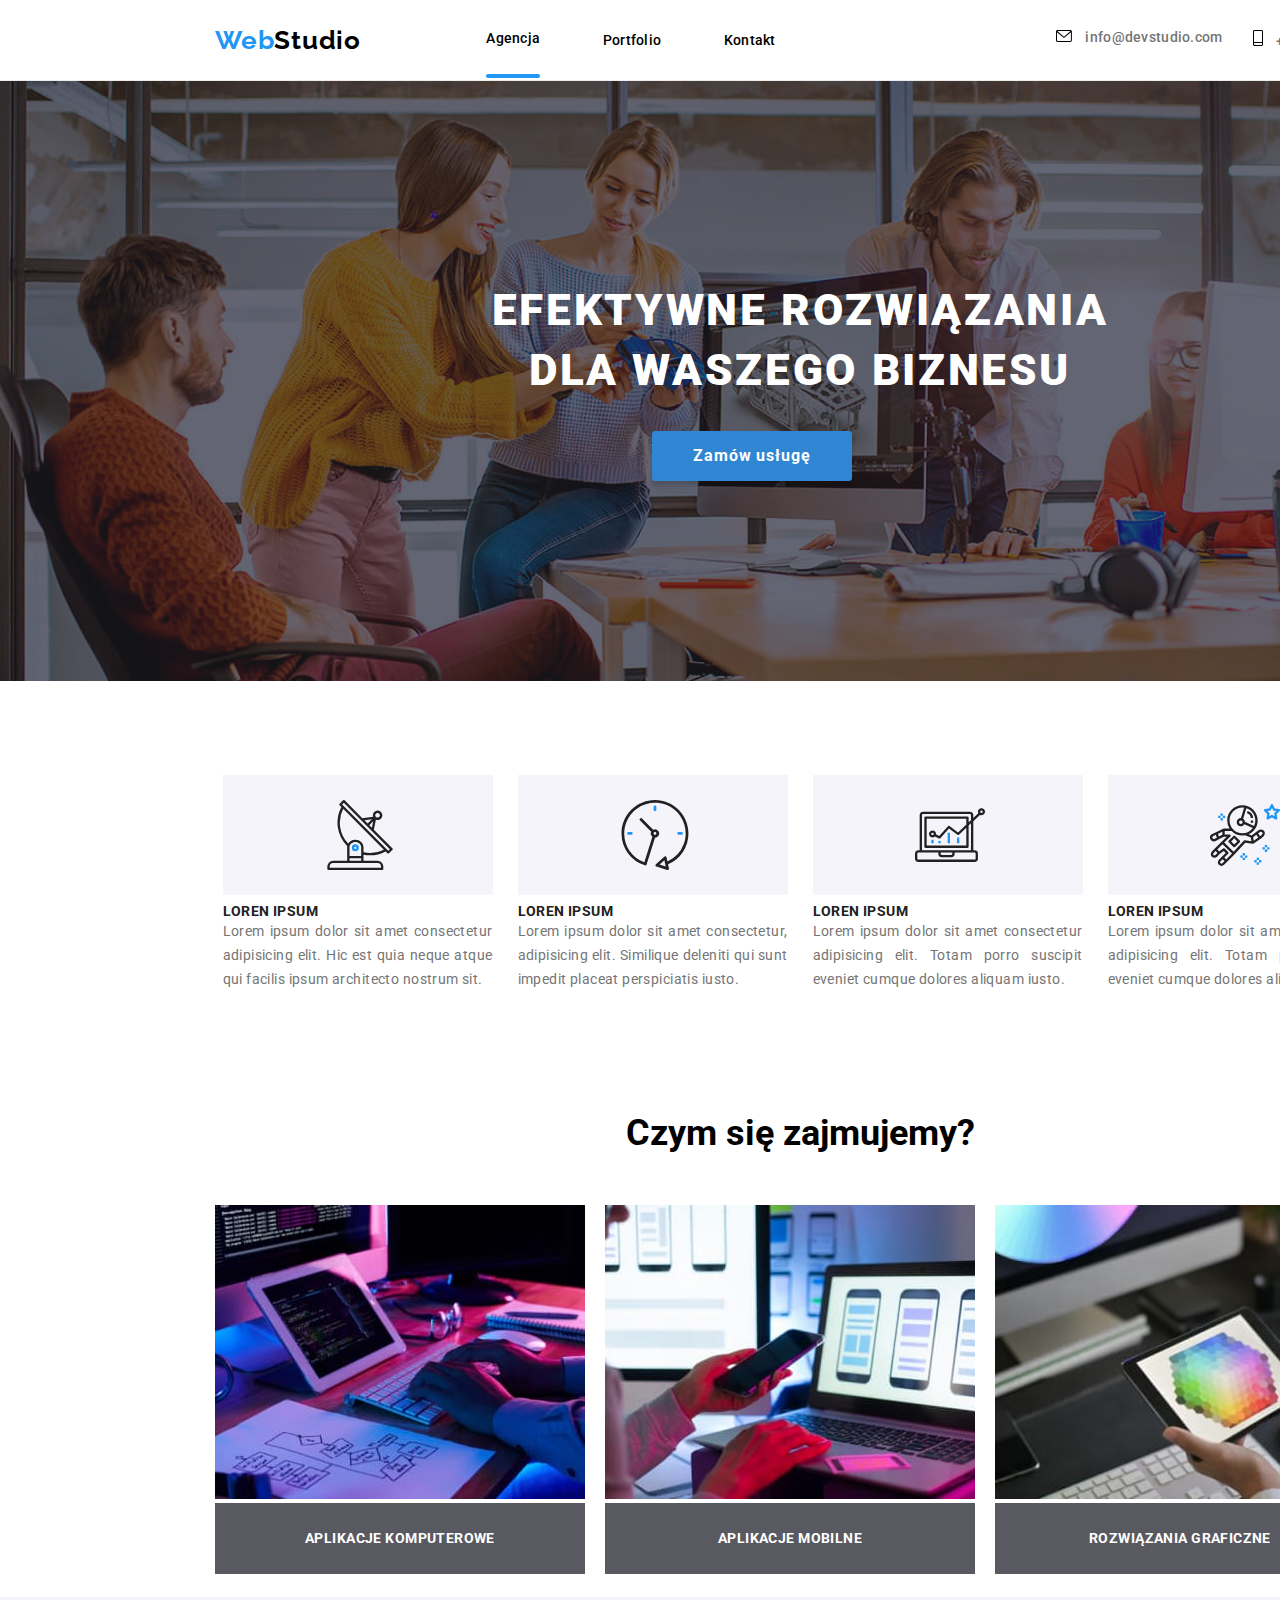
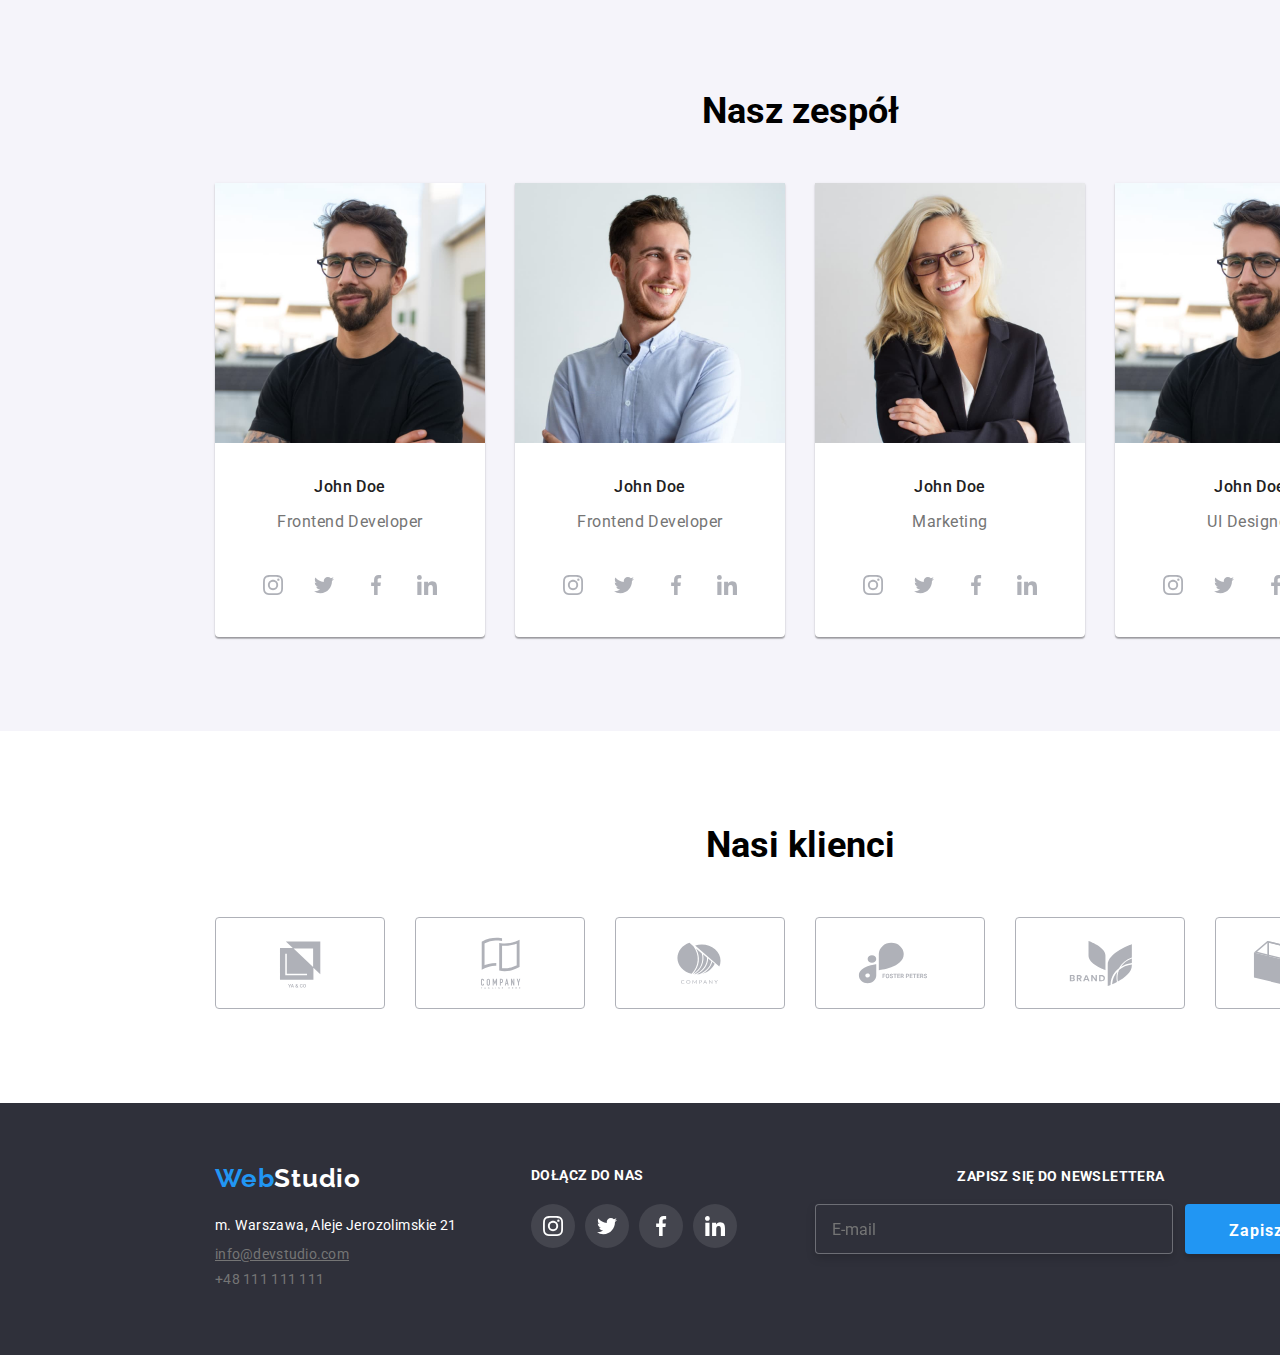
<file: index.html>
<!DOCTYPE html>
<html lang="en">
<head>
        <meta charset="utf-8" />
        <meta http-equiv="x-ua-compatible" content="ie=edge" />
        <meta name="viewport" content="width=device-width, initial-scale=1.0" />

        <link
            rel="stylesheet"
            href="https://cdnjs.cloudflare.com/ajax/libs/modern-normalize/1.0.0/modern-normalize.min.css"
        />
        <link rel="preconnect" href="https://fonts.googleapis.com" />
        <link rel="preconnect" href="https://fonts.gstatic.com" crossorigin />
        <link
            href="https://fonts.googleapis.com/css2?family=Raleway:wght@700&family=Roboto:wght@400;500;700;900&display=swap"
            rel="stylesheet"
        />

        <link
            rel="stylesheet"
            href="https://cdnjs.cloudflare.com/ajax/libs/modern-normalize/1.1.0/modern-normalize.css"
            integrity="sha512-Y0MM+V6ymRKN2zStTqzQ227DWhhp4Mzdo6gnlRnuaNCbc+YN/ZH0sBCLTM4M0oSy9c9VKiCvd4Jk44aCLrNS5Q=="
            crossorigin="anonymous"
            referrerpolicy="no-referrer"
        />

        <title>Studio</title>
        <link rel="stylesheet" href="css/styles.css" />
        <script src="./js/modal.js"></script>
</head>
<body>
        <header>
            <div class="container item-header">
                <nav class="navigation">
                    <a class="logo" href="./index.html">
                        <span class="web">Web</span>Studio
                    </a>

                    <ul class="list item-list">
                        <li class="header_nav">
                            <a href="./index.html" class="portfolio nav-agency"
                                >Agencja</a
                            >
                        </li>
                        <li class="header_nav">
                            <a href="./portfolio.html" class="portfolio"
                                >Portfolio</a
                            >
                        </li>
                        <li class="header_nav">
                            <a href="kontakt.html" class="portfolio">Kontakt</a>
                        </li>
                    </ul>
                </nav>
                <ul class="contact-nav">
                    <li class="header_nav">
                        <div class="box-img">
                            <a
                                href="emailto:info@example.com"
                                class="link-address"
                            >
                                <svg class="icon" width="16" height="12">
                                    <use
                                        href="./images/icons.svg#envelope"
                                    ></use>
                                </svg>

                                info@devstudio.com
                            </a>
                        </div>
                    </li>
                    <li class="header_nav">
                        <div class="box-img">
                            <a href="tel:+48111111111" class="link-address">
                                <svg class="icon" width="10" height="16">
                                    <use href="./images/icons.svg#vector"></use>
                                </svg>

                                +48 111 111 111
                            </a>
                        </div>
                    </li>
                </ul>
            </div>
        </header>
        <main>
            <section class="item-head-main section">
                <div class="container">
                    <h3 class="title">
                        EFEKTYWNE ROZWIĄZANIA DLA WASZEGO BIZNESU
                    </h3>
                    <button type="button" class="box-frist" data-modal-open>
                        Zamów usługę
                    </button>
                </div>
            </section>

            <section class="section">
                <div class="container">
                    <ul class="lorem">
                        <li class="lorem-list">
                            <svg class="icon-lorem" width="70" height="70">
                                <use href="./images/icons.svg#antenna"></use>
                            </svg>
                            <h3 class="header-text">Loren Ipsum</h3>
                            <p class="text">
                                Lorem ipsum dolor sit amet consectetur
                                adipisicing elit. Hic est quia neque atque qui
                                facilis ipsum architecto nostrum sit.
                            </p>
                        </li>
                        <li class="lorem-list">
                            <svg class="icon-lorem" width="70" height="70">
                                <use href="./images/icons.svg#clock"></use>
                            </svg>
                            <h3 class="header-text">Loren Ipsum</h3>
                            <p class="text">
                                Lorem ipsum dolor sit amet consectetur,
                                adipisicing elit. Similique deleniti qui sunt
                                impedit placeat perspiciatis iusto.
                            </p>
                        </li>
                        <li class="lorem-list">
                            <svg class="icon-lorem" width="70" height="70">
                                <use href="./images/icons.svg#diagram"></use>
                            </svg>
                            <h3 class="header-text">Loren Ipsum</h3>
                            <p class="text">
                                Lorem ipsum dolor sit amet consectetur
                                adipisicing elit. Totam porro suscipit eveniet
                                cumque dolores aliquam iusto.
                            </p>
                        </li>
                        <li class="lorem-list">
                            <svg class="icon-lorem" width="70" height="70">
                                <use href="./images/icons.svg#astronaut"></use>
                            </svg>
                            <h3 class="header-text">Loren Ipsum</h3>
                            <p class="text">
                                Lorem ipsum dolor sit amet consectetur
                                adipisicing elit. Totam porro suscipit eveniet
                                cumque dolores aliquam iusto.
                            </p>
                        </li>
                    </ul>
                </div>
            </section>

            <section class="section">
                <div class="container">
                    <h2 class="list-header">Czym się zajmujemy?</h2>
                    <ul class="img">
                        <li class="box-label">
                            <img
                                src="images/box1.jpg"
                                alt="computer"
                                width="370"
                                height="294"
                            />
                            <p class="label">Aplikacje komputerowe</p>
                        </li>
                        <li class="box-label">
                            <img
                                src="images/box2.jpg"
                                alt="phone"
                                width="370"
                                height="294"
                            />
                            <p class="label">Aplikacje mobilne</p>
                        </li>
                        <li class="box-label">
                            <img
                                src="images/box3.jpg"
                                alt="tablet"
                                width="370"
                                height="294"
                            />
                            <p class="label">Rozwiązania graficzne</p>
                        </li>
                    </ul>
                </div>
            </section>

            <section class="team section">
                <div class="container">
                    <h2 class="list-header">Nasz zespół</h2>

                    <ul class="he-she">
                        <li class="our">
                            <figure>
                                <img
                                    src="images/imgA.jpg"
                                    width="270"
                                    height="260"
                                    alt="team_card2"
                                />
                                <figcaption>
                                    <h4 class="person">John Doe</h4>
                                    <p class="title-person">
                                        Frontend Developer
                                    </p>
                                    <ul class="list social">
                                        <li>
                                            <a href="" class="icon-social">
                                                <svg
                                                    width="20"
                                                    height="20"
                                                    class="social-svg"
                                                >
                                                    <use
                                                        href="images/icons.svg#insta"
                                                    ></use>
                                                </svg>
                                            </a>
                                        </li>
                                        <li>
                                            <a href="" class="icon-social">
                                                <svg
                                                    width="20"
                                                    height="20"
                                                    class="social-svg"
                                                >
                                                    <use
                                                        href="images/icons.svg#tw"
                                                    ></use>
                                                </svg>
                                            </a>
                                        </li>
                                        <li>
                                            <a href="" class="icon-social">
                                                <svg
                                                    width="20"
                                                    height="20"
                                                    class="social-svg"
                                                >
                                                    <use
                                                        href="images/icons.svg#face"
                                                    ></use>
                                                </svg>
                                            </a>
                                        </li>
                                        <li>
                                            <a href="#" class="icon-social">
                                                <svg
                                                    width="20"
                                                    height="20"
                                                    class="social-svg"
                                                >
                                                    <use
                                                        href="images/icons.svg#in"
                                                    ></use>
                                                </svg>
                                            </a>
                                        </li>
                                    </ul>
                                </figcaption>
                            </figure>
                        </li>
                        <li class="our">
                            <figure>
                                <img
                                    src="images/img-1.jpg"
                                    width="270"
                                    height="260"
                                    alt="team_card2"
                                />
                                <figcaption>
                                    <h4 class="person">John Doe</h4>
                                    <p class="title-person">
                                        Frontend Developer
                                    </p>
                                    <ul class="list social">
                                        <li>
                                            <a href="" class="icon-social">
                                                <svg
                                                    width="20"
                                                    height="20"
                                                    class="social-svg"
                                                >
                                                    <use
                                                        href="images/icons.svg#insta"
                                                    ></use>
                                                </svg>
                                            </a>
                                        </li>
                                        <li>
                                            <a href="" class="icon-social">
                                                <svg
                                                    width="20"
                                                    height="20"
                                                    class="social-svg"
                                                >
                                                    <use
                                                        href="images/icons.svg#tw"
                                                    ></use>
                                                </svg>
                                            </a>
                                        </li>
                                        <li>
                                            <a href="" class="icon-social">
                                                <svg
                                                    width="20"
                                                    height="20"
                                                    class="social-svg"
                                                >
                                                    <use
                                                        href="images/icons.svg#face"
                                                    ></use>
                                                </svg>
                                            </a>
                                        </li>
                                        <li>
                                            <a href="#" class="icon-social">
                                                <svg
                                                    width="20"
                                                    height="20"
                                                    class="social-svg"
                                                >
                                                    <use
                                                        href="images/icons.svg#in"
                                                    ></use>
                                                </svg>
                                            </a>
                                        </li>
                                    </ul>
                                </figcaption>
                            </figure>
                        </li>
                        <li class="our">
                            <figure>
                                <img
                                    src="images/img-2.jpg"
                                    width="270"
                                    height="260"
                                    alt="team_card3"
                                />
                                <figcaption>
                                    <h4 class="person">John Doe</h4>
                                    <p class="title-person">Marketing</p>
                                    <ul class="list social">
                                        <li>
                                            <a href="" class="icon-social">
                                                <svg
                                                    width="20"
                                                    height="20"
                                                    class="social-svg"
                                                >
                                                    <use
                                                        href="images/icons.svg#insta"
                                                    ></use>
                                                </svg>
                                            </a>
                                        </li>
                                        <li>
                                            <a href="" class="icon-social">
                                                <svg
                                                    width="20"
                                                    height="20"
                                                    class="social-svg"
                                                >
                                                    <use
                                                        href="images/icons.svg#tw"
                                                    ></use>
                                                </svg>
                                            </a>
                                        </li>
                                        <li>
                                            <a href="" class="icon-social">
                                                <svg
                                                    width="20"
                                                    height="20"
                                                    class="social-svg"
                                                >
                                                    <use
                                                        href="images/icons.svg#face"
                                                    ></use>
                                                </svg>
                                            </a>
                                        </li>
                                        <li>
                                            <a href="#" class="icon-social">
                                                <svg
                                                    width="20"
                                                    height="20"
                                                    class="social-svg"
                                                >
                                                    <use
                                                        href="images/icons.svg#in"
                                                    ></use>
                                                </svg>
                                            </a>
                                        </li>
                                    </ul>
                                </figcaption>
                            </figure>
                        </li>
                        <li class="our">
                            <figure>
                                <img
                                    src="images/imgA.jpg"
                                    width="270"
                                    height="260"
                                    alt="team_card4"
                                />
                                <figcaption>
                                    <h4 class="person">John Doe</h4>
                                    <p class="title-person">UI Designer</p>
                                    <ul class="list social">
                                        <li>
                                            <a href="" class="icon-social">
                                                <svg
                                                    width="20"
                                                    height="20"
                                                    class="social-svg"
                                                >
                                                    <use
                                                        href="images/icons.svg#insta"
                                                    ></use>
                                                </svg>
                                            </a>
                                        </li>
                                        <li>
                                            <a href="" class="icon-social">
                                                <svg
                                                    width="20"
                                                    height="20"
                                                    class="social-svg"
                                                >
                                                    <use
                                                        href="images/icons.svg#tw"
                                                    ></use>
                                                </svg>
                                            </a>
                                        </li>
                                        <li>
                                            <a href="" class="icon-social">
                                                <svg
                                                    width="20"
                                                    height="20"
                                                    class="social-svg"
                                                >
                                                    <use
                                                        href="images/icons.svg#face"
                                                    ></use>
                                                </svg>
                                            </a>
                                        </li>
                                        <li>
                                            <a href="#" class="icon-social">
                                                <svg
                                                    width="20"
                                                    height="20"
                                                    class="social-svg"
                                                >
                                                    <use
                                                        href="images/icons.svg#in"
                                                    ></use>
                                                </svg>
                                            </a>
                                        </li>
                                    </ul>
                                </figcaption>
                            </figure>
                        </li>
                    </ul>
                </div>
            </section>
            <section>
                <div class="container">
                    <h2 class="list-header-top">Nasi klienci</h2>
                    <ul class="our-client">
                        <li>
                            <a class="client-svg" href="">
                                <svg width="106" height="60" class="our-svg">
                                    <use href="images/icons.svg#yoco"></use>
                                </svg>
                            </a>
                        </li>
                        <li>
                            <a class="client-svg" href="">
                                <svg width="106" height="60" class="our-svg">
                                    <use href="images/icons.svg#campany1"></use>
                                </svg>
                            </a>
                        </li>
                        <li>
                            <a class="client-svg" href="">
                                <svg width="106" height="60" class="our-svg">
                                    <use href="images/icons.svg#campany2"></use>
                                </svg>
                            </a>
                        </li>
                        <li>
                            <a class="client-svg" href="">
                                <svg width="106" height="60" class="our-svg">
                                    <use href="images/icons.svg#foster"></use>
                                </svg>
                            </a>
                        </li>
                        <li>
                            <a class="client-svg" href="">
                                <svg width="106" height="60" class="our-svg">
                                    <use href="images/icons.svg#brandt"></use>
                                </svg>
                            </a>
                        </li>
                        <li>
                            <a class="client-svg" href="">
                                <svg width="106" height="60" class="our-svg">
                                    <use href="images/icons.svg#campany6"></use>
                                </svg>
                            </a>
                        </li>
                    </ul>
                </div>
            </section>
        </main>
        <footer class="footer-one">
            <div class="footer container">
                <div>
                    <div class="navigation-footer">
                        <a href="index.html" class="logo logo--footer"
                            ><span class="web">Web</span>Studio</a
                        >
                    </div>
                    <address class="logo-address">
                        <p>m. Warszawa, Aleje Jerozolimskie 21</p>

                        <ul class="contact-footer">
                            <li class="nav_footer">
                                <a
                                    href="mailto:info@example.com"
                                    class="link-address"
                                    title="portfolio"
                                    >info@devstudio.com</a
                                >
                            </li>
                            <li class="nav_footer">
                                <a href="tel:+48111111111" class="link-address"
                                    >+48 111 111 111</a
                                >
                            </li>
                        </ul>
                    </address>
                </div>
                <div class="social-media">
                    <h5 class="footer-second">DOŁĄCZ DO NAS</h5>
                    <ul class="list">
                        <li>
                            <a href="" class="footer-svg">
                                <svg width="20" height="20" class="footer-img">
                                    <use href="images/icons.svg#insta"></use>
                                </svg>
                            </a>
                        </li>
                        <li class="">
                            <a href="" class="footer-svg">
                                <svg width="20" height="20" class="footer-img">
                                    <use href="images/icons.svg#tw"></use>
                                </svg>
                            </a>
                        </li>
                        <li class="">
                            <a href="" class="footer-svg">
                                <svg width="20" height="20" class="footer-img">
                                    <use href="images/icons.svg#face"></use>
                                </svg>
                            </a>
                        </li>
                        <li class="">
                            <a href="" class="footer-svg">
                                <svg width="20" height="20" class="footer-img">
                                    <use href="images/icons.svg#in"></use>
                                </svg>
                            </a>
                        </li>
                    </ul>
                </div>
                <div class="footer-newsletter">
                <h4 class="footer-second">Zapisz się do newslettera</h4>
                <form name="newsletter" autocomplete="on" class="form-newsletter">
                <label>
                <input type="email" name="email" placeholder="E-mail" class="input-newsletter" />
                </label>
                <button type="submit" class="button-newsletter" name="button-news">
                Zapisz się
                <svg width="24" height="24" class="icon-button-newsletter">
                <use href="./images/icons.svg#icon-send"></use>
                </svg>
                </button>
                </form>
                </div>
            </div>
        </footer>
        <div class="backdrop is-hidden" data-modal>
            <div class="backdrop-modal">
                <button class="button-close" type="button" data-modal-close>
                    <svg class="close">
                        <use
                            width="18"
                            height="18"
                            href="images/icons.svg#close"
                        ></use>
                    </svg>
                </button>
               
                <form class="formk" method="POST">
                  <h5 class="modal-header">Zostaw swoje dane w formularzu poniżej</h5>
                  <label class="modal-label">Imię
                  <input type="text" name="user-name" required class="modal-input"/>
                  <svg class="modal-icon" width="12px" height="12px"><use href=./images/icons.svg#icon-person-vector></use></svg></label>
                  <label class="modal-label">Telefon
                  <input type="tel" name="user-tel" required class="modal-input"/>
                  <svg class="modal-icon" width="12px" height="12px"><use href=./images/icons.svg#icon-telephone-vector></use></svg></label>
                 
                 <label class="modal-label">Email
                 <input type="email" name="user-email" required class="modal-input"/>
                 <svg class="modal-icon" width="12px" height="12px"><use href=./images/icons.svg#icon-email-vector></use></svg></label>
                 <label class="modal-label">Komentarz
                 <textarea name="feedback" placeholder="Wprowadź tekst" required class="modal-input modal-feedback no-margin-bottom"></textarea></label>
                 
                 <label class="agreement">
                 <input
                 class="modal-checkbox hidden"
                 type="checkbox"
                 name="agreement"
                 value="agree"
                  />
                <svg width="16" height="15" class="modal-icon-checkbox">
                <!-- <use href="./images/icon-ok.svg#icon-icon-ok"></use> -->
                </svg>
                 <span>Oświadczam, iż akceptuję <a href="#" class="blue-text">Regulamin</a> i <a href="#" class="blue-text">Politykę Prywatności.</a></span></label>
                </label>
                 <button type="submit" class="button-send">Wyślij</button>
                </form>
            </div>
        </div>
        <script src="./js/modal.js"></script>
</body>
</html>
</file>
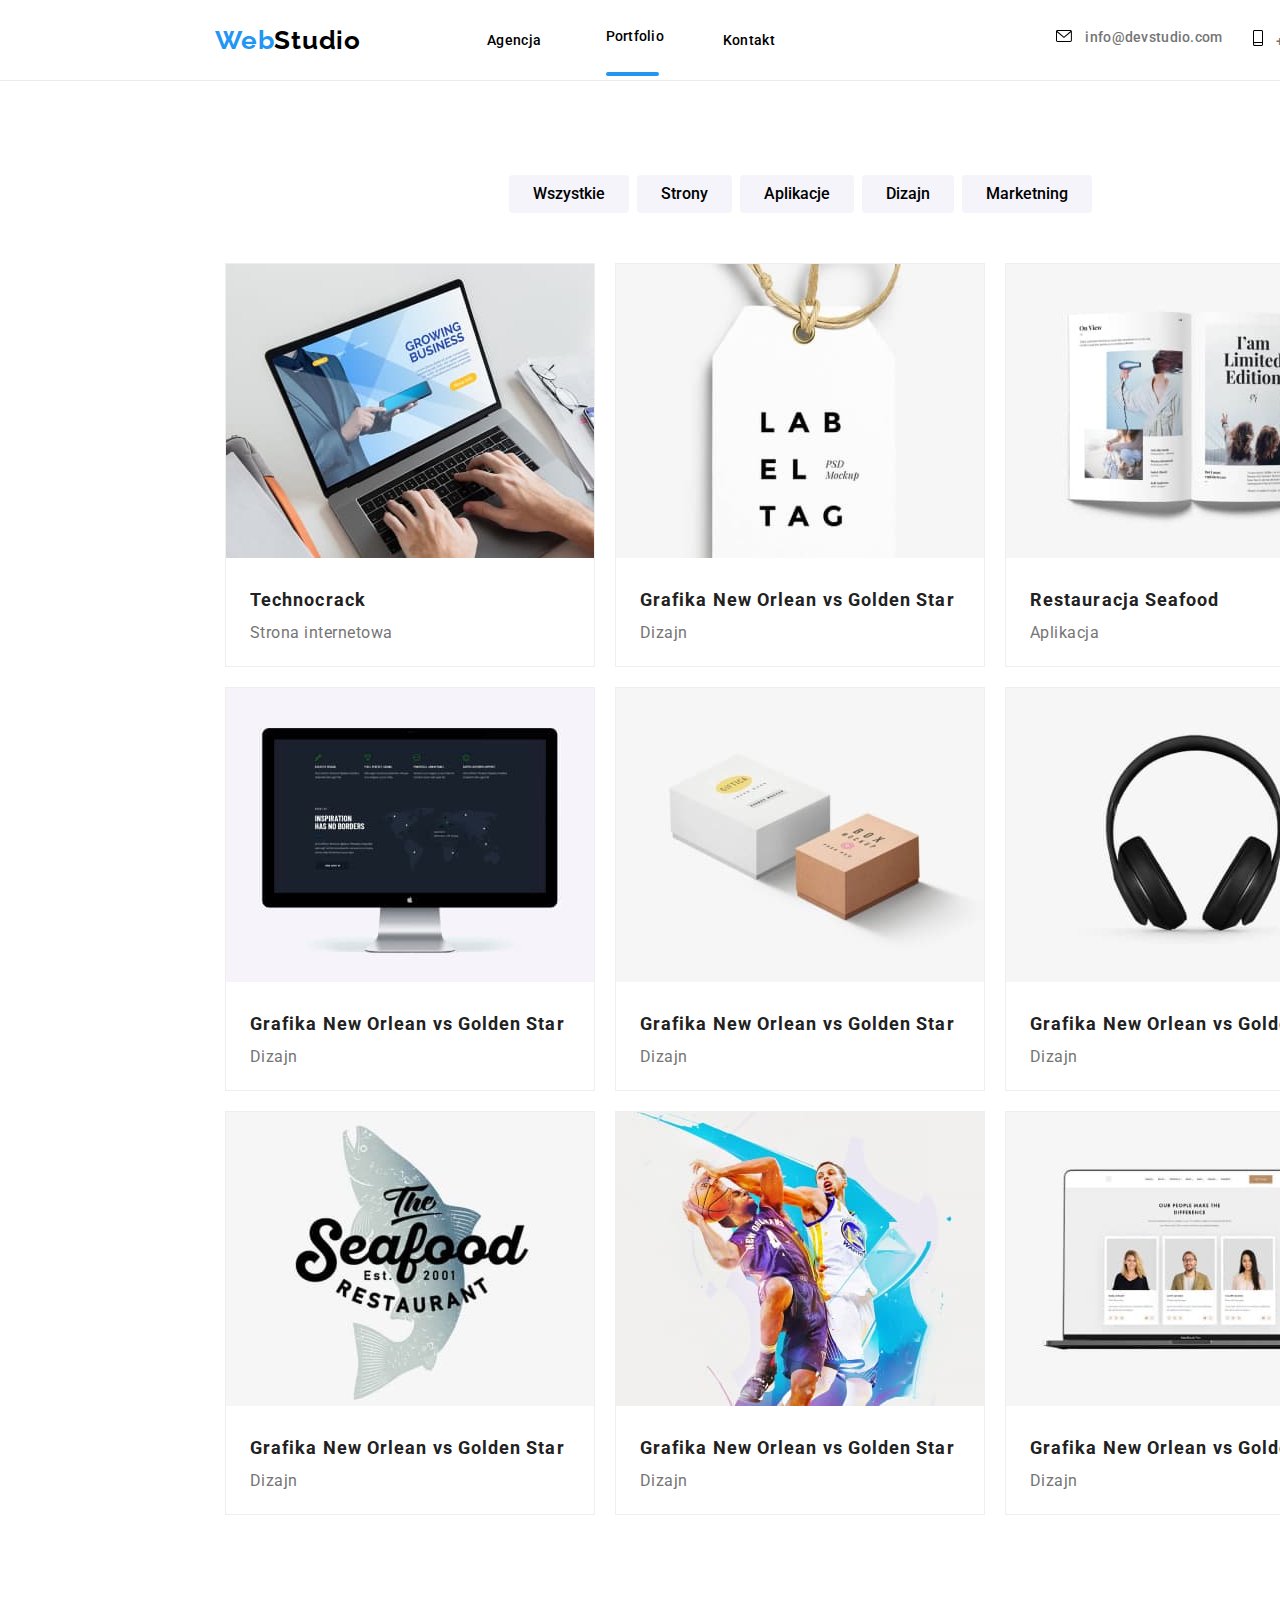
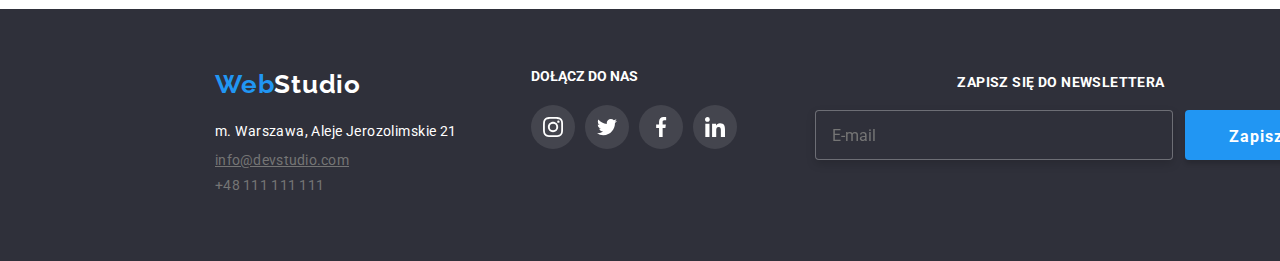
<file: portfolio.html>
<!DOCTYPE html>
<html lang="en">
    <head>
        <meta charset="UTF-8" />
        <meta http-equiv="X-UA-Compatible" content="IE=edge" />
        <meta name="viewport" content="width=device-width, initial-scale=1.0" />
        <title>Portfolio</title>
        <link
            rel="stylesheet"
            href="https://cdnjs.cloudflare.com/ajax/libs/modern-normalize/1.0.0/modern-normalize.min.css"
        />
        <link
            href="https://fonts.googleapis.com/css2?family=Raleway:wght@700&family=Roboto:wght@400;500;700;900&display=swap"
            rel="stylesheet"
        />

        <link rel="stylesheet" href="css/styles.css" />
    </head>
    <body>
        <header>
            <div class="container item-header">
                <nav class="navigation">
                    <a class="logo" href="./index.html">
                        <span class="web">Web</span>Studio
                    </a>

                    <ul class="list item-list">
                        <li class="header_nav">
                            <a href="agencja.html" class="portfolio">Agencja</a>
                        </li>
                        <li class="header_nav nav-agency">
                            <a href="./portfolio.html" class="portfolio"
                                >Portfolio</a
                            >
                        </li>
                        <li class="header_nav">
                            <a href="kontakt.html" class="portfolio">Kontakt</a>
                        </li>
                    </ul>
                </nav>
                <ul class="contact-nav">
                    <li class="header_nav">
                        <div class="box-img">
                            <a
                                href="emailto:info@example.com"
                                class="link-address"
                            >
                                <svg class="icon" width="16" height="12">
                                    <use
                                        href="./images/icons.svg#envelope"
                                    ></use>
                                </svg>

                                info@devstudio.com
                            </a>
                        </div>
                    </li>
                    <li class="header_nav">
                        <div class="box-img">
                            <a href="tel:+48111111111" class="link-address">
                                <svg class="icon" width="10" height="16">
                                    <use href="./images/icons.svg#vector"></use>
                                </svg>

                                +48 111 111 111
                            </a>
                        </div>
                    </li>
                </ul>
            </div>
        </header>
        <main>
            <section>
                <div class="container section">
                    <article class="nav-button">
                        <ul class="button">
                            <li>
                                <a href="">
                                    <button class="box" type="button">
                                        Wszystkie
                                    </button>
                                </a>
                            </li>
                            <li>
                                <a href="">
                                    <button class="box" type="button">
                                        Strony
                                    </button>
                                </a>
                            </li>
                            <li>
                                <a href="">
                                    <button class="box" type="button">
                                        Aplikacje
                                    </button>
                                </a>
                            </li>
                            <li>
                                <a href="">
                                    <button class="box" type="button">
                                        Dizajn
                                    </button>
                                </a>
                            </li>
                            <li>
                                <a href="">
                                    <button class="box" type="button">
                                        Marketning
                                    </button>
                                </a>
                            </li>
                        </ul>
                    </article>

                    <article>
                        <ul class="img">
                            <li class="card">
                                <figure>
                                    <div class="description-image">
                                        <img
                                            class="ptf-img"
                                            src="images/ptf1.jpg"
                                            alt="technocrak"
                                            width="370"
                                            height="294"
                                        />
                                        <div class="hidden-view">
                                            <p class="hidden-text">
                                                Technocrack jest popularną
                                                platformą wykorzystywaną do
                                                rozpowszechniania koronawirusa.
                                                Firmy wykorzystują tę platformę
                                                do celów szpiegowskich i ataków
                                                na niezabezpieczone serwery
                                                konkurencji
                                            </p>
                                        </div>
                                    </div>
                                    <figcaption>
                                        <h4 class="fig-frist">Technocrack</h4>
                                        <p class="fig-second">
                                            Strona internetowa
                                        </p>
                                    </figcaption>
                                </figure>
                            </li>

                            <li class="card">
                                    <figure>
                                    <div class="description-image">
                                     <img
                                            class="ptf-img"
                                            src="images/ptf2.jpg"
                                            alt="grafika-dizajn"
                                            width="370"
                                            height="294"
                                     />
                                     <div class="hidden-view">
                                            <p class="hidden-text">
                                                Technocrack jest popularną
                                                platformą wykorzystywaną do
                                                rozpowszechniania koronawirusa.
                                                Firmy wykorzystują tę platformę
                                                do celów szpiegowskich i ataków
                                                na niezabezpieczone serwery
                                                konkurencji
                                            </p>
                                    </div>
                                    </div>
                                    <figcaption>
                                         <h4 class="fig-frist">
                                                Grafika New Orlean vs Golden
                                                Star
                                         </h4>
                                        <p class="fig-second">Dizajn</p>
                                    </figcaption>
                                    </figure>
                            
                            </li>

                            <li class="card">
                                    <figure>
                                        <div class="description-image">
                                        <img
                                            class="ptf-img"
                                            src="images/ptf3.jpg"
                                            alt="restauracja"
                                            width="370"
                                            height="294"
                                        />
                                         <div class="hidden-view">
                                            <p class="hidden-text">
                                                Technocrack jest popularną
                                                platformą wykorzystywaną do
                                                rozpowszechniania koronawirusa.
                                                Firmy wykorzystują tę platformę
                                                do celów szpiegowskich i ataków
                                                na niezabezpieczone serwery
                                                konkurencji
                                            </p>
                                         </div>
                                        </div>
                                        <figcaption>
                                            <h4 class="fig-frist">
                                                Restauracja Seafood
                                            </h4>
                                            <p class="fig-second">Aplikacja</p>
                                        </figcaption>
                                    </figure>
                          
                            </li>

                            <li class="card">
                                      <figure>
                                        <div class="description-image">
                                        <img
                                            class="ptf-img"
                                            src="images/ptf4.jpg"
                                            alt="grafika-dizajn"
                                        />
                                          <div class="hidden-view">
                                            <p class="hidden-text">
                                                Technocrack jest popularną
                                                platformą wykorzystywaną do
                                                rozpowszechniania koronawirusa.
                                                Firmy wykorzystują tę platformę
                                                do celów szpiegowskich i ataków
                                                na niezabezpieczone serwery
                                                konkurencji
                                            </p>
                                         </div>
                                        </div>
                                        <figcaption>
                                            <p class="fig-frist">
                                                Grafika New Orlean vs Golden
                                                Star
                                            </p>
                                            <p class="fig-second">Dizajn</p>
                                        </figcaption>
                                    </figure>
                             </li>
                            
                            <li class="card">
                                    <figure>
                                    <div class="description-image">
                                        <img
                                            class="ptf-img"
                                            src="images/ptf5.jpg"
                                            alt="grafika-dizajn"
                                        />
                                          <div class="hidden-view">
                                            <p class="hidden-text">
                                                Technocrack jest popularną
                                                platformą wykorzystywaną do
                                                rozpowszechniania koronawirusa.
                                                Firmy wykorzystują tę platformę
                                                do celów szpiegowskich i ataków
                                                na niezabezpieczone serwery
                                                konkurencji
                                            </p>
                                         </div>
                                    </div>
                                    <figcaption>
                                    <h4 class="fig-frist">
                                                Grafika New Orlean vs Golden
                                                Star
                                    </h4>
                                    <p class="fig-second">Dizajn</p>
                                    </figcaption>
                                    </figure>
                              
                            </li>

                            <li class="card">
                                <div class="description-image">
                                    <figure>
                                        <img
                                            class="ptf-img"
                                            src="images/ptf6.jpg"
                                            alt="grafika-dizajn"
                                        />
                                          <div class="hidden-view">
                                            <p class="hidden-text">
                                                Technocrack jest popularną
                                                platformą wykorzystywaną do
                                                rozpowszechniania koronawirusa.
                                                Firmy wykorzystują tę platformę
                                                do celów szpiegowskich i ataków
                                                na niezabezpieczone serwery
                                                konkurencji
                                            </p>
                                         </div>
                                </div>
                                <figcaption>
                                            <h4 class="fig-frist">
                                                Grafika New Orlean vs Golden
                                                Star
                                            </h4>
                                            <p class="fig-second">Dizajn</p>
                                </figcaption>
                                </figure>
                            </li>

                            <li class="card">
                                    <figure>
                                    <div class="description-image">
                                        <img
                                            class="ptf-img"
                                            src="images/ptf7.jpg"
                                            alt="grafika-dizajn"
                                            width="370"
                                            height="294"
                                        />
                                    <div class="hidden-view">
                                            <p class="hidden-text">
                                                Technocrack jest popularną
                                                platformą wykorzystywaną do
                                                rozpowszechniania koronawirusa.
                                                Firmy wykorzystują tę platformę
                                                do celów szpiegowskich i ataków
                                                na niezabezpieczone serwery
                                                konkurencji
                                            </p>
                                    </div>
                                    </div>
                                    <figcaption>
                                            <h4 class="fig-frist">
                                                Grafika New Orlean vs Golden
                                                Star
                                            </h4>
                                            <p class="fig-second">Dizajn</p>
                                    </figcaption>
                                    </figure>
                             </li>

                            <li class="card">
                                <div class="description-image">
                                    <figure>
                                        <img
                                            class="ptf-img"
                                            src="images/ptf8.jpg"
                                            alt="grafika-dizajn"
                                            width="370"
                                            height="294"
                                        />
                                          <div class="hidden-view">
                                            <p class="hidden-text">
                                                Technocrack jest popularną
                                                platformą wykorzystywaną do
                                                rozpowszechniania koronawirusa.
                                                Firmy wykorzystują tę platformę
                                                do celów szpiegowskich i ataków
                                                na niezabezpieczone serwery
                                                konkurencji
                                            </p>
                                         </div>
                                        </div>
                                        <figcaption>
                                            <p class="fig-frist">
                                                Grafika New Orlean vs Golden
                                                Star
                                            </p>
                                            <p class="fig-second">Dizajn</p>
                                        </figcaption>
                                    </figure>
                                </a>
                            </li>

                            <li class="card">
                                <div class="description-image">
                                    <figure>
                                        <img
                                            class="ptf-img"
                                            src="images/ptf9.jpg"
                                            alt="grafika-dizajn"
                                            width="370"
                                            height="294"
                                        />
                                          <div class="hidden-view">
                                            <p class="hidden-text">
                                                Technocrack jest popularną
                                                platformą wykorzystywaną do
                                                rozpowszechniania koronawirusa.
                                                Firmy wykorzystują tę platformę
                                                do celów szpiegowskich i ataków
                                                na niezabezpieczone serwery
                                                konkurencji
                                            </p>
                                         </div>
                                        </div>
                                        <figcaption>
                                            <p class="fig-frist">
                                                Grafika New Orlean vs Golden
                                                Star
                                            </p>
                                            <p class="fig-second">Dizajn</p>
                                        </figcaption>
                                    </figure>
                             
                            </li>
                        </ul>
                    </article>
                </div>
            </section>
        </main>
        <footer class="footer-one">
            <div class="footer container">
                <div>
                    <div class="navigation-footer">
                        <a href="index.html" class="logo logo--footer"
                            ><span class="web">Web</span>Studio</a
                        >
                    </div>
                    <address class="logo-address">
                        <p>m. Warszawa, Aleje Jerozolimskie 21</p>

                        <ul class="contact-footer">
                            <li class="nav_footer">
                                <a
                                    href="emailto:info@example.com"
                                    class="link-address"
                                    title="portfolio"
                                    >info@devstudio.com</a
                                >
                            </li>
                            <li class="nav_footer">
                                <a href="tel:+48111111111" class="link-address"
                                    >+48 111 111 111</a
                                >
                            </li>
                        </ul>
                    </address>
                </div>
                <div class="social-media">
                    <h5>DOŁĄCZ DO NAS</h5>
                    <ul class="list">
                        <li>
                            <a href="" class="footer-svg">
                                <svg width="20" height="20" class="footer-img">
                                    <use href="images/icons.svg#insta"></use>
                                </svg>
                            </a>
                        </li>
                        <li class="">
                            <a href="" class="footer-svg">
                                <svg width="20" height="20" class="footer-img">
                                    <use href="images/icons.svg#tw"></use>
                                </svg>
                            </a>
                        </li>
                        <li class="">
                            <a href="" class="footer-svg">
                                <svg width="20" height="20" class="footer-img">
                                    <use href="images/icons.svg#face"></use>
                                </svg>
                            </a>
                        </li>
                        <li class="">
                            <a href="" class="footer-svg">
                                <svg width="20" height="20" class="footer-img">
                                    <use href="images/icons.svg#in"></use>
                                </svg>
                            </a>
                        </li>
                    </ul>
                </div>
                <div class="footer-newsletter">
                <h4 class="footer-second">Zapisz się do newslettera</h4>
                <form name="newsletter" autocomplete="on" class="form-newsletter">
                <label>
                <input type="email" name="email" placeholder="E-mail" class="input-newsletter" />
                </label>
                <button type="submit" class="button-newsletter" name="button-news">
                Zapisz się
                <svg width="24" height="24" class="icon-button-newsletter">
                <use href="./images/icons.svg#icon-send"></use>
                </svg>
                </button>
                </form>
                </div>
            </div>
        </footer>
    </body>
</html>
</file>
<file: css/styles.css>
*,
*::before,
*::after {
    margin: 0 auto;
    padding: 0;
    box-sizing: border-box;
}

body {
    font-family: "Roboto", sans-serif;
    font-style: normal;
    font-weight: 500;
    background-color: #fff;
    width: 1600px;
    margin: auto;
}
h1,
h2,
h3,
h4,
p,
ul {
    margin: 0;
    padding: 0;
}
.container {
    width: 1200px;
    margin: 0 auto;
    padding-left: 15px;
    padding-right: 15px;
    display: flex;
    flex-wrap: wrap;
}
.section {
    padding-top: 94px;
    padding-bottom: 94px;
}
.item-header {
    height: 80px;
    display: flex;
    align-items: center;
    justify-content: space-between;
}
header {
    border-bottom: 1px solid #ececec;
}
.navigation {
    display: flex;
    margin-left: 0;
    margin-right: 0;
}
.logo {
    font-weight: 700;
    font-size: 26px;
    line-height: 1.19em;
    letter-spacing: 0.03em;
    font-family: "Raleway", sans-serif;
    text-decoration: none;
    color: var(--black);
    margin: 0;
    transition-property: color;
    transition-duration: 250ms;
    transition-timing-function: cubic-bezier(0.4, 0, 0.2, 1);
}
.header_nav > li:nth-child(2) {
    padding: 0 48px;
}
:root {
    --blue: #2196f3;
    --white: #fff;
    --black: #000;
    --dark: #2f303a;
    --grey: #e5e5e5;
    --grey1: #757575;
    --transition: cubic-bezier(0.4, 0, 0.2, 1);
}
.web {
    color: var(--blue);
}

.logo:hover {
    color: var(--dark);
}

.list {
    display: flex;
    list-style: none;
    font-weight: 400;
    font-size: 14px;
    line-height: 1.71;
    letter-spacing: 0.03em;
    color: rgba(255, 255, 255, 0.6);
}
.list > li {
    padding: 0px;
}
.header_nav {
    font-size: 14px;
    line-height: 1.14em;
    letter-spacing: 0.02em;
    align-items: center;
    color: #546464;
    transition-property: color;
    transition-duration: 250ms;
    transition-timing-function: cubic-bezier(0.4, 0, 0.2, 1);
}
.item-list {
    width: 352px;
    align-items: center;
    margin-left: 94px;
}

.header_nav:hover .header_nav:focus {
    color: #646464;
}
.portfolio {
    text-decoration: none;
    font-style: normal;
    font-weight: 500;
    line-height: 16px;
    color: var(--black);
    transition-property: color;
    transition-duration: 250ms;
    transition-timing-function: cubic-bezier(0.4, 0, 0.2, 1);
}
.portfolio:hover {
    color: var(--blue);
    text-decoration: none;
}
.nav-agency {
    position: relative;
    color: var(--black);
    width: 53px;
    border-bottom: 4px solid var(--white);
    transition-property: border-bottom;
    transition-duration: 250ms;
    transition-timing-function: cubic-bezier(0.4, 0, 0.2, 1);
}
.nav-agency::after {
    content: " ";
    display: block;
    width: 100%;
    height: 4px;
    bottom: 0;
    left: 0;
    background-color: var(--blue);
    transform: translateY(28px);
    border-radius: 2px;
    pointer-events: none;
}
.contact-nav {
    font-style: normal;
    display: flex;
    list-style: none;
    font-size: 14px;
    line-height: 1.14em;
    letter-spacing: 0.02em;
    color: var(--grey1);
}

.contact-nav:nth-child(1) {
    padding-left: 351px;
}

.contact-nav > .header_nav:nth-child(2) {
    padding-left: 30px;
}

.link-address {
    color: var(--grey1);
    text-decoration: none;
    transition-property: color;
    transition-duration: 250ms;
    transition-timing-function: cubic-bezier(0.4, 0, 0.2, 1);
}

.link-address:hover,
.link-address:focus {
    color: var(--blue);
    fill: var(--blue);
}
.item-head-main {
    height: 600px;
    padding-top: 200px;
    background-image: linear-gradient(
            0deg,
            rgba(47, 48, 58, 0.4) 0%,
            rgba(47, 48, 58, 0.4) 100%
        ),
        url("../images/img.jpg");
}

/* część main portfolio */
.item-button {
    line-height: 1.6em;
    font-size: 16px;
    letter-spacing: 0.03em;
    color: #212121;
    text-align: center;
    font-size: 16px;
    line-height: 1.62em;
    color: var(--white1);
    padding-top: 94px;
    padding-bottom: 34px;
    padding-left: 60px;
}
.nav-button {
    justify-content: center;
}
.button {
    padding-bottom: 50px;
    list-style: none;
    display: inline-flex;
    gap: 8px;
}
.box {
    height: 38px;
    border-width: 0;
    border-radius: 4px;
    background-color: #f5f4fa;
    cursor: pointer;
    font-weight: 500;
    font-size: 16px;
    line-height: 1.62;
    text-align: center;
    font-family: "Roboto", sans-serif;
    padding: 6px 24px;
    /* transition-property: box-shadow;
    transition-duration: 250ms;
    transition-timing-function: cubic-bezier(0.4, 0, 0.2, 1); */

    animation-duration: 3000ms;
    animation-timing-function: linear;
    animation-iteration-count: infinite;
    animation-direction: alternate;
}
.box:focus,
.box:hover {
    animation-play-state: paused;
    background-color: var(--blue);
    color: #ffffff;
    box-shadow: 0px 2px 2px 0px #0000001f;
    box-shadow: 0px 1px 2px 0px #00000014;
    box-shadow: 0px 3px 1px 0px #0000001a;
    animation-name: changeBgColor;
}

@keyframes changeBgColor {
    0% {
        background-color: var(--blue);
    }

    50% {
        background-color: #2196f3;
    }

    100% {
        background-color: var(--blue);
    }
}
*/ .box-label {
    position: relative;
    display: flex;
    justify-content: center;
    align-items: flex-end;
}
.box-label > .label {
    font-size: 14px;
    font-weight: 700;
    line-height: 1.17;
    letter-spacing: 0.03em;
    text-align: center;
    color: var(--white);
    text-transform: uppercase;
    width: 370px;
    padding: 27px 90px;
    position: absolute;
    background-color: rgba(47, 48, 58, 0.8);
}
.img {
    display: flex;
    flex-wrap: wrap;
    justify-content: center;
}
.card {
    padding: 0;
    text-align: left;
    width: 370px;
    height: 404px;
    position: relative;
    overflow: hidden;
    border: 1px solid #eeeeee;
    box-shadow: 0px 0px 0px rgba(0, 0, 0, 0.12), 0px 0px 0px rgba(0, 0, 0, 0),
        1px 4px 6px rgba(0, 0, 0, 0);
    transition-property: box-shadow, transform;
    transition-duration: 250ms;
    transition-timing-function: cubic-bezier(0.4, 0, 0.2, 1);
}

.card:hover .hidden-view {
    transform: translateY(0);
}
.card:hover {
    box-shadow: 0px 1px 1px rgba(0, 0, 0, 0.12), 0px 4px 4px rgba(0, 0, 0, 0.06),
        1px 4px 6px rgba(0, 0, 0, 0.16);
}

.fig-frist {
    font-family: "Roboto";
    font-style: normal;
    font-weight: 700;
    font-size: 18px;
    line-height: 2em;
    letter-spacing: 0.06em;
    color: #212121;
    padding-top: 20px;
    padding-left: 24px;
}
.fig-second {
    font-weight: 400;
    font-size: 16px;
    line-height: 1.88em;
    letter-spacing: 0.03em;
    color: #757575;
    padding-bottom: 20px;
    padding-left: 24px;
}
.description-image {
    position: relative;
    overflow: hidden;
}
.hidden-view {
    position: absolute;
    top: 0;
    left: 0;
    width: 100%;
    height: 100%;
    padding-right: 45px;
    padding-left: 24px;
    display: flex;
    align-items: center;
    background-color: #2196f3;
    transform: translateY(100%);
    transition: transform 250ms cubic-bezier(0.4, 0, 0.2, 1);
}
.hidden-text {
    font-family: "Roboto";
    font-style: normal;
    font-weight: 400;
    font-size: 18px;
    line-height: 1.56rem;
    letter-spacing: 0.03em;
    color: #ffffff;
}

/* main index.html */

/*svg*/
.icon {
    margin-right: 10px;
}
.icon-lorem {
    margin-left: 102px;
    margin-bottom: 30px;
    margin-top: 25px;
}
.lorem-list {
    width: 270px;
    height: 120px;
    background-color: #f5f4fa;
    margin-bottom: 30px;
}
.icon-social {
    width: 44px;
    height: 44px;
    background-color: #ffffff;
    display: flex;
    border-radius: 50%;
    fill: #afb1b8;
    margin: 0px;
    justify-content: center;
    align-items: center;
    transition: 250ms fill var(--transition),
        250ms background-color var(--transition);
}
.icon-social:hover,
.icon-social:focus {
    background-color: var(--blue);
    fill: var(--white);
}
.social {
    padding: 0 32px 0 32px;
    margin: 0;
}

.client-svg {
    width: 170px;
    height: 92px;
    border: 1px solid #afb1b8;
    border-radius: 4px;
    display: block;
    fill: var(--grey1);
    padding-left: 32px;
    padding-top: 16px;
    transition-property: border, fill;
    transition-duration: 250ms;
    transition-timing-function: cubic-bezier(0.4, 0, 0.2, 1);
}
.our-client {
    display: flex;
    gap: 30px;
    padding-bottom: 94px;
}
.our-svg {
    margin: auto;
    fill: #afb1b8;
    transition-property: fill;
    transition-duration: 250ms;
    transition-timing-function: cubic-bezier(0.4, 0, 0.2, 1);
}

.client-svg:hover,
.client-svg:focus {
    background-color: var(--white);
    border-color: var(--blue);
}
.client-svg:hover .our-svg {
    fill: var(--blue);
}

.footer-svg {
    width: 44px;
    height: 44px;
    background-color: #ffffff1a;
    display: flex;
    border-radius: 50%;
    fill: #afb1b8;
    transition-property: background-color;
    transition-duration: 250ms;
    transition-timing-function: cubic-bezier(0.4, 0, 0.2, 1);
}
.footer-svg:hover,
.footer-svg:focus {
    background-color: var(--blue);
    cursor: pointer;
}
.footer-img {
    margin: auto;
    fill: #ffffff;
}
.close {
    fill: #212121;
}
.logo--footer {
    color: var(--white);
}

/* koniec svg */
.title {
    flex: block;
    font-size: 44px;
    line-height: 1.36em;
    letter-spacing: 0.06em;
    text-transform: uppercase;
    color: var(--white);
    font-weight: 900;
    width: 696px;
    height: 120px;
    text-align: center;
}
.item-head-main > .container {
    flex-direction: column;
    align-content: center;
}
.box-frist {
    box-shadow: 0px 4px 4px rgba(0, 0, 0, 0.15);
    border-radius: 3px;
    border-width: 0;
    background-color: #3086d2;
    font-weight: 700;
    font-size: 16px;
    line-height: 1.87;
    text-align: center;
    letter-spacing: 0.06em;
    color: var(--white);
    cursor: pointer;
    font-family: "Roboto", sans-serif;
    width: 200px;
    height: 50px;
    margin-top: 30px;
    margin-left: 200px;
    transition-property: background-color;
    transition-duration: 250ms;
    transition-timing-function: cubic-bezier(0.4, 0, 0.2, 1);
}
.box-frist:hover {
    cursor: pointer;
    background-color: var(--blue);
}
.feature {
    width: 1140px;
    height: 101px;
}

.lorem {
    display: flex;
    flex-wrap: wrap;
    gap: 10px;
    width: 1170px;
}
.lorem-list {
    list-style: none;
}
.text {
    width: 270px;
    height: 49px;
    font-family: "Roboto";
    font-style: normal;
    font-weight: 400;
    font-size: 14px;
    line-height: 1.71;
    letter-spacing: 0.03em;
    color: #757575;
    text-align: justify;
    flex-basis: calc((100% - 2 * 15px) / 4);
}
.header-text {
    text-align: left;
    width: 270px;
    font-family: "Roboto";
    font-style: normal;
    font-weight: 700;
    font-size: 14px;
    line-height: 1.14em;
    letter-spacing: 0.03em;
    text-transform: uppercase;
    color: #212121;
}

.list-header {
    font-weight: 700;
    font-size: 36px;
    line-height: 1.16;
    margin: 0 auto;
    margin-bottom: 50px;
}
.list-header-top {
    font-weight: 700;
    font-size: 36px;
    line-height: 1.16;
    margin: 0 auto;
    margin-bottom: 50px;
    padding-top: 94px;
}
.img {
    display: flex;
    gap: 20px;
    list-style: none;
}
.img > li {
    margin: 0px;
}
.team {
    background-color: #f5f4fa;
    justify-content: center;
}
.he-she {
    display: flex;
    gap: 30px;
}
.our {
    list-style: none;
    width: 270px;
    background-color: var(--white);
    box-shadow: 0px 1px 3px rgba(0, 0, 0, 0.12), 0px 1px 1px rgba(0, 0, 0, 0.14),
        0px 2px 1px rgba(0, 0, 0, 0.2);
    border-radius: 0px 0px 4px 4px;
}

.person {
    font-family: "Roboto";
    font-style: normal;
    font-weight: 500;
    font-size: 16px;
    line-height: 1.19em;
    text-align: center;
    letter-spacing: 0.03em;
    color: #212121;
    padding-top: 30;
}

.our figcaption {
    text-align: center;
    justify-content: center;
    padding: 30px 0;
}
.title-person {
    font-family: "Roboto";
    font-weight: 400;
    font-size: 16px;
    line-height: 1.19em;
    text-align: center;
    letter-spacing: 0.03em;
    color: #757575;
    margin-top: 16px;
    padding-bottom: 32px;
}
.our-client {
    list-style: none;
}
.client {
    width: 170px;
    height: 92px;
    border: 1px solid #afb1b8;
    border-radius: 4px;
    list-style: none;
}
/* footer */
.footer-one {
    background-color: var(--dark);
    height: 252px;
    padding-bottom: 60px;
    display: flex;
}
.footer {
    color: var(--white);
    flex-direction: column;
    align-content: flex-start;
    padding-top: 60px;
}
.social-media {
    margin-left: 70px;
}
.social-media h5 {
    font-size: 14px;
    margin-bottom: 20px;
    line-height: 1.13em;
    font-weight: 700;
}
.social-media ul {
    display: flex;
    gap: 10px;
}
.navigation-footer {
    margin-left: 0;
    margin-right: 0;
}
.logo-address {
    font-weight: 400;
    font-size: 14px;
    line-height: 1.71em;
    letter-spacing: 0.03em;
    width: 246px;
    height: 81px;
    font-family: "Roboto";
    padding-top: 20px;
    font-style: normal;
}
.contact-footer {
    color: rgba(255, 255, 255, 0.6);
    font-style: normal;
    font-weight: 400;
    font-size: 14px;
    line-height: 1.71em;
    list-style: none;
    font-family: "Roboto";
}
.nav_footer {
    line-height: 1.14em;
    letter-spacing: 0.02em;
    list-style: none;
    padding-top: 9px;
}
a[title] {
    text-decoration: underline;
}
.footer > .link-address {
    color: var(--white);
}
.footer-second {
    padding-top: 5px;
    font-weight: 700;
    font-size: 14px;
    line-height: 16px;
    letter-spacing: 0.03em;
    text-transform: uppercase;
    color: #ffffff;
}
.footer-newsletter {
    font-family: "Roboto";
    font-style: normal;
    font-weight: 700;
    font-size: 16px;
    line-height: 1.88rem;
    display: flex;
    align-items: center;
    flex-direction: column;
    text-align: center;
    letter-spacing: 0.06em;
    color: #ffffff;
}
.form-newsletter {
    margin-top: 20px;
    display: flex;
    align-items: center;
    text-align: center;
}
.input-newsletter {
    width: 358px;
    height: 50px;
    border: 1px solid rgba(255, 255, 255, 0.3);
    filter: drop-shadow(0px 4px 4px rgba(0, 0, 0, 0.15));
    border-radius: 4px;
    padding-left: 16px;
    margin-left: 78px;
    background: #2f303a;
    color: rgba(255, 255, 255, 0.6);
}

.button-newsletter {
    background-color: var(--blue);
    width: 200px;
    height: 50px;
    background: #2196f3;
    box-shadow: 0px 4px 4px rgba(0, 0, 0, 0.15);
    border: 0;
    border-radius: 4px;
    font-family: "Roboto";
    font-style: normal;
    font-weight: 700;
    font-size: 16px;
    line-height: 1.88rem;
    letter-spacing: 0.06em;
    color: #ffffff;
    margin-left: 12px;
}
.icon-button-newsletter {
    fill: var(--white);
}
/* modal window */
.is-hidden {
    visibility: hidden;
    opacity: 0;
    pointer-events: none;
}
.backdrop {
    position: fixed;
    left: 0;
    right: 0;
    top: 0;
    bottom: 0;
    background-color: rgba(0, 0, 0, 0.2);
    transition: opacity 250ms ease, visibility 550ms ease;
}

.backdrop-modal {
    display: flex;
    position: absolute;
    width: 528px;
    height: 581px;
    left: 50%;
    top: 50%;
    transform: translate(-50%, -50%);
    background: var(--white);
    box-shadow: 0px 1px 3px rgba(0, 0, 0, 0.12), 0px 1px 1px rgba(0, 0, 0, 0.14),
        0px 2px 1px rgba(0, 0, 0, 0.2);
    border-radius: 4px;
}

.button-close {
    position: absolute;
    right: 8px;
    top: 8px;
    width: 30px;
    height: 30px;
    border-radius: 50%;
    background-color: var(--white);
    border: 2px solid rgba(0, 0, 0, 0.1);
    cursor: pointer;
}

.close {
    padding: 4px;
}

.modal-header {
    font-weight: 700;
    font-size: 20px;
    line-height: 2.3rem;
    text-align: center;
    letter-spacing: 0.03em;
    color: #212121;
    margin-top: 40px;
    margin-left: 40px;
}
.modal-label {
    font-weight: 400;
    font-size: 12px;
    line-height: 1.17;
    letter-spacing: 0.01em;
    color: #757575;
    margin-top: 12px;
    margin-left: 40px;
}
.modal-input {
    height: 40px;
    width: 448px;
    border: 1px solid rgba(33, 33, 33, 0.2);
    border-radius: 4px;
    color: #212121;
    font-size: 12px;
    letter-spacing: 0.03em;
    line-height: 1.25;
    margin-left: 40px;
    margin-top: 4px;
    margin-bottom: 10px;
    padding: 0 0 0 42px;
}
.modal-input::placeholder {
    font-weight: 400;
    font-size: 12px;
    line-height: 14px;
    letter-spacing: 0.01em;
    color: rgba(117, 117, 117, 0.5);
}
.modal-input:hover,
.modal-input:focus {
    border: 1px solid #2196f3;
}
.modal-input:focus-within + .modal-icon,
.modal-input:hover + .modal-icon {
    fill: #2196f3;
}

.modal-icon {
    position: relative;
    fill: #212121;
    height: 12px;
    width: 12px;
    right: 435px;
}
.modal-icon-checkbox {
    margin-right: 8px;
    margin-left: 55px;
    border: 2px solid #212121;
    border-radius: 2px;
    fill: white;
}

.modal-feedback {
    width: 448px;
    height: 120px;
    resize: none;
    padding-top: 12px;
    padding-left: 16px;
}
.no-margin-bottom {
    margin-bottom: 0%;
}
.agreement {
    position: relative;
    font-weight: 400;
    font-size: 14px;
    line-height: 24px;
    letter-spacing: 0.03em;
    color: #757575;
    line-height: 1.17;
    letter-spacing: 0.03em;
    display: flex;
    align-items: center;
    cursor: pointer;
    margin-top: 20px;
    margin-bottom: 30px;
}
.modal-checkbox::before {
    background-color: var(--white);
    margin-right: 8px;
    margin-left: 55px;
    border: 2px solid #212121;
    border-radius: 2px;
    fill: white;
}
.modal-checkbox:checked + .modal-icon-checkbox {
    border: none;
    background-color: #2196f3;
    background-image: url(../images/Vector.svg);
    background-repeat: no-repeat;
    background-position: center;
}
.hidden {
    -moz-appearance: none;
    -webkit-appearance: none;
    appearance: none;
}
.button-send {
    font-family: "Roboto";
    background-color: #2196f3;
    border-radius: 4px;
    box-shadow: 0px 4px 4px rgba(0, 0, 0, 0.15);
    cursor: pointer;
    color: white;
    width: 200px;
    height: 50px;
    font-weight: 700;
    font-size: 16px;
    line-height: 1.88;
    letter-spacing: 0.06em;
    display: block;
    border-style: none;
    margin-left: 164px;
    transition-property: color, background-color, box-shadow;
    transition-duration: 250ms;
    transition-timing-function: cubic-bezier(0.4, 0, 0.2, 1);
}

.is-hidden {
    opacity: 0;
    visibility: hidden;
    pointer-events: none;
}
</file>
